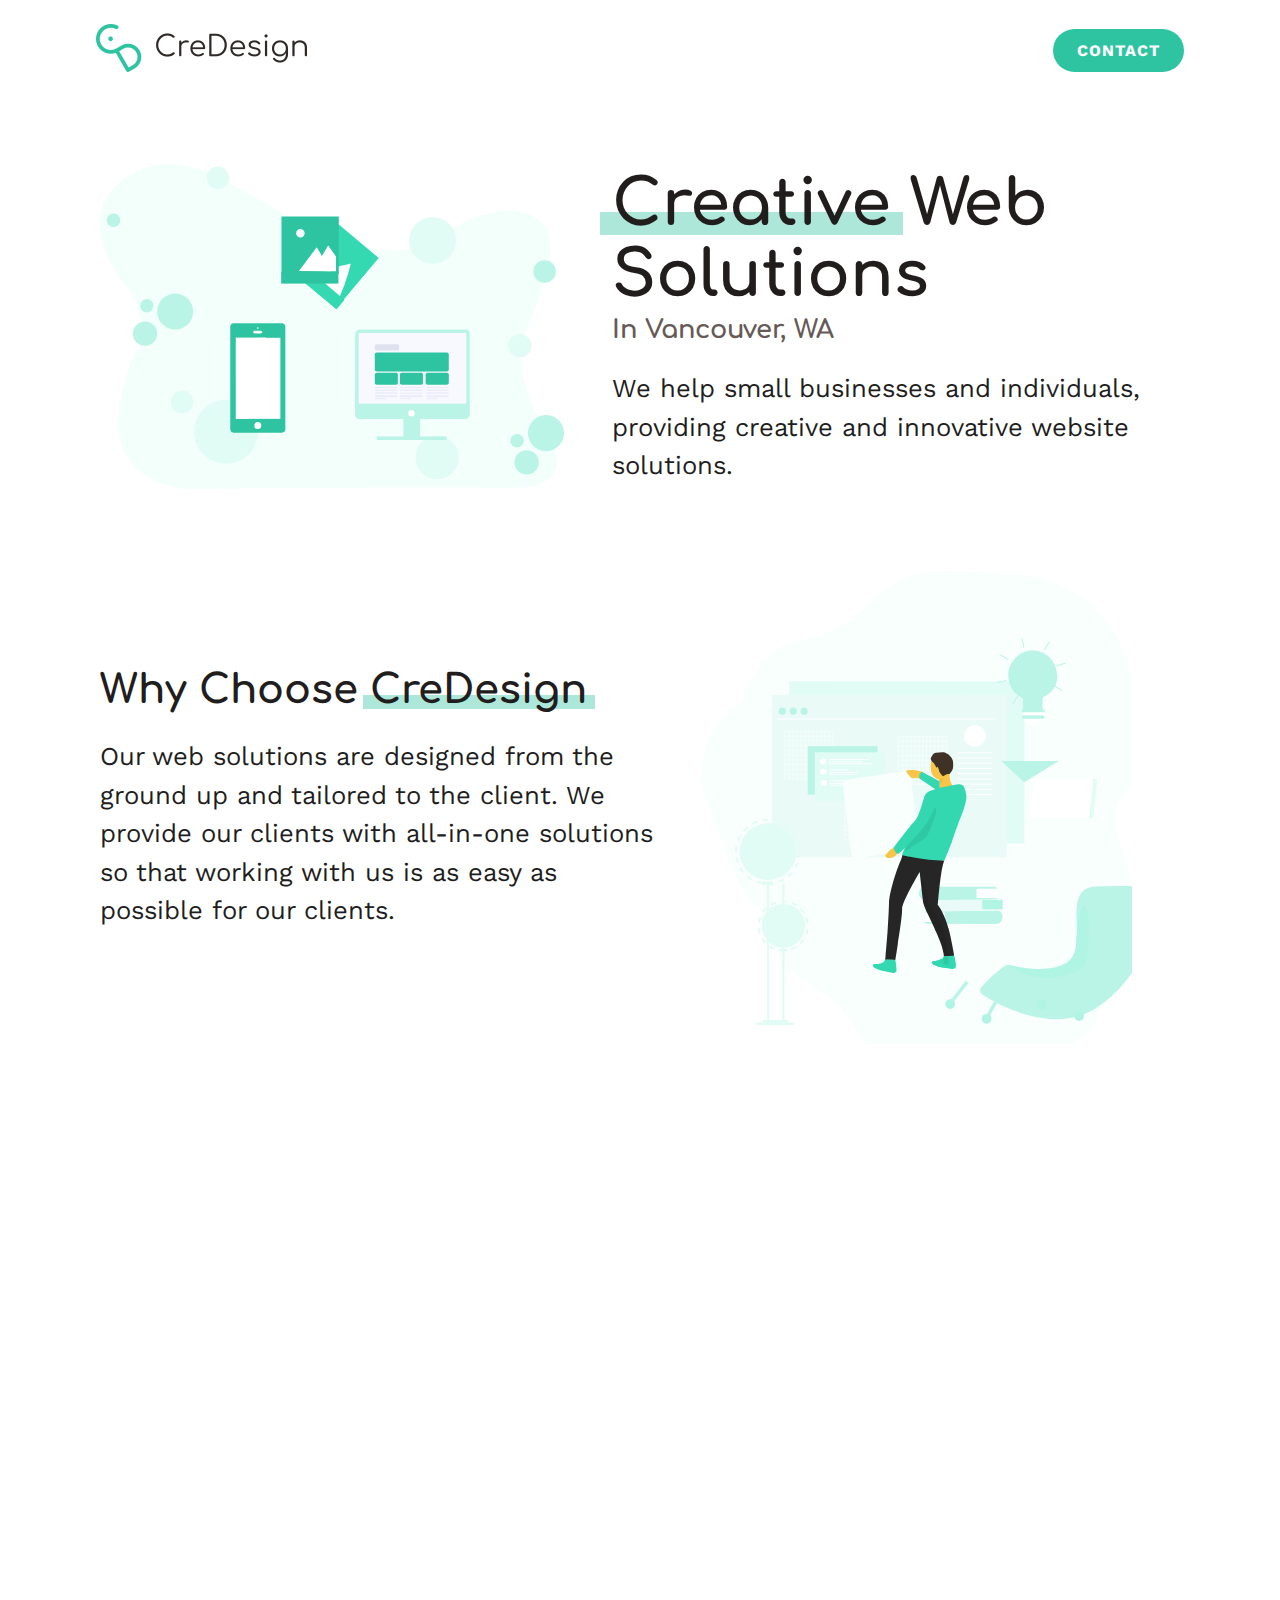
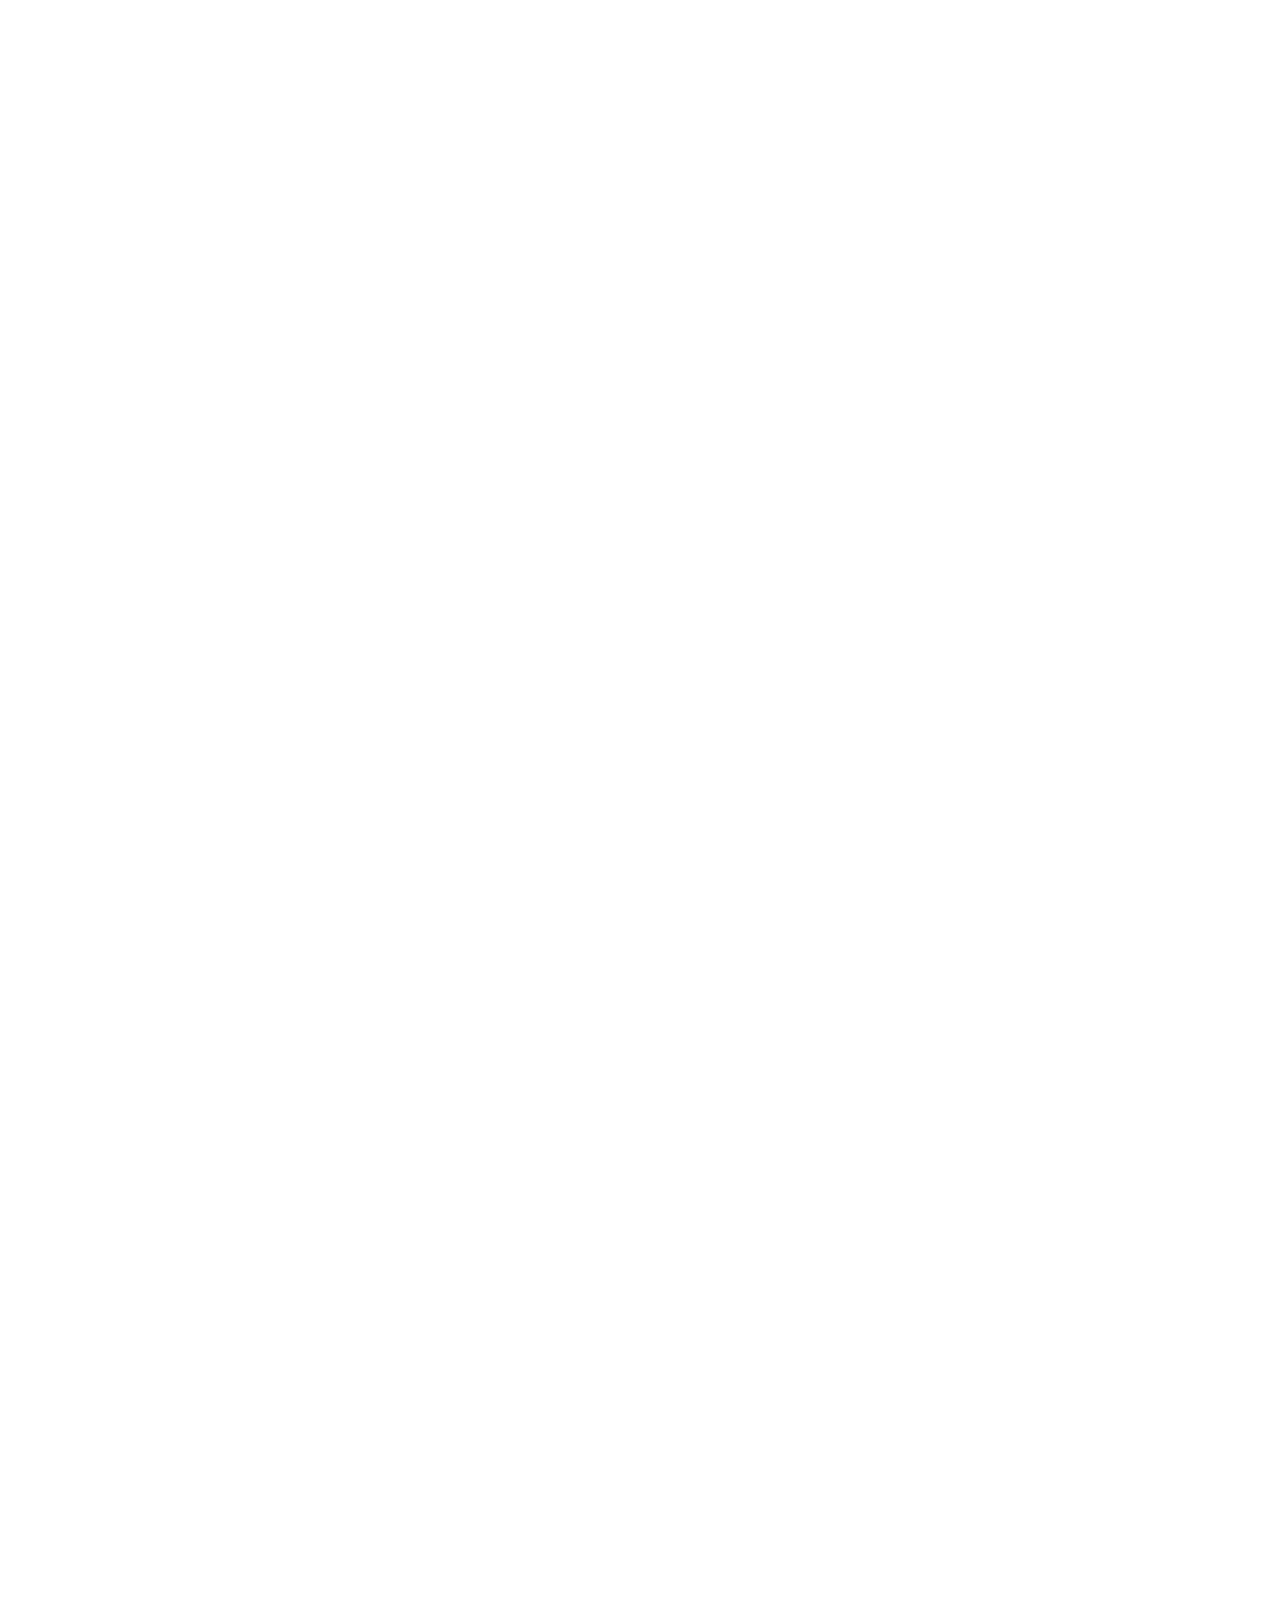
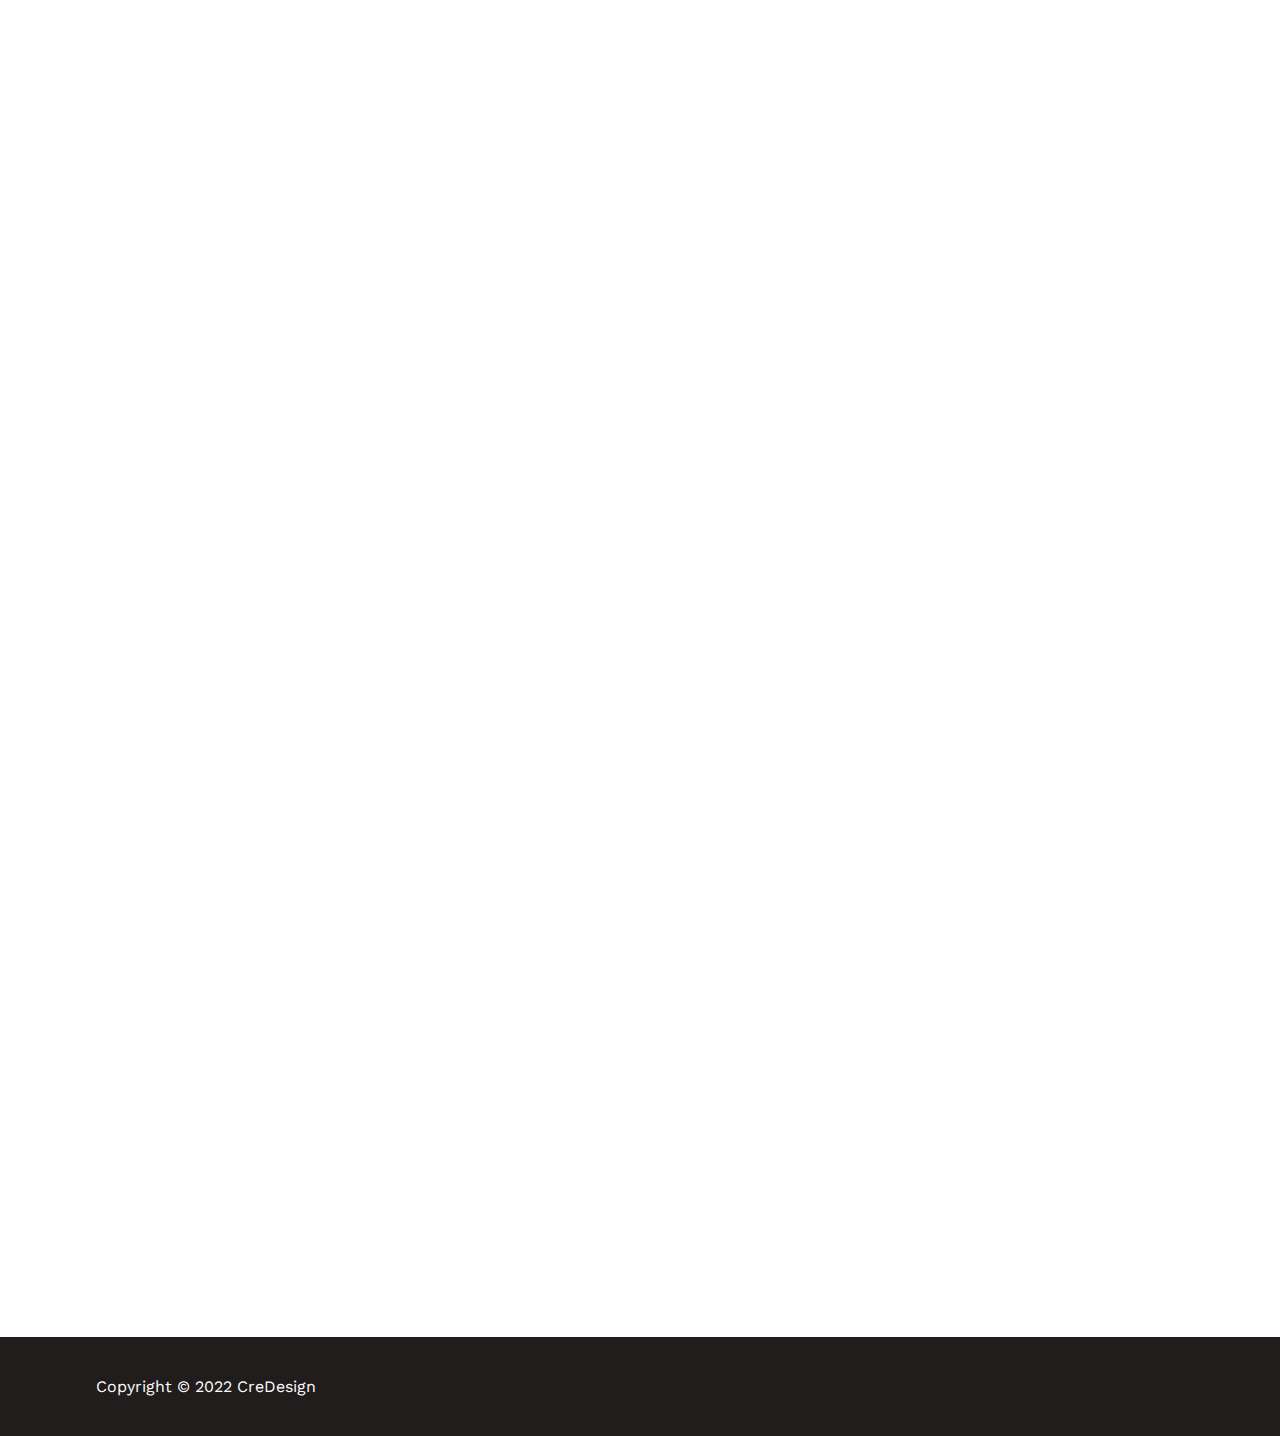
<file: index.html>
<!DOCTYPE html>
<html lang="en">

<head>
    <title>CreDesign - Creative Web Solutions</title>
    <link rel="shortcut icon" href="favicon.ico" type="image/x-icon">
    <link rel="stylesheet" href="css/main.css">
    
    <link rel="preconnect" href="https://fonts.googleapis.com">
    <link rel="preconnect" href="https://fonts.gstatic.com" crossorigin>
    <link href="https://fonts.googleapis.com/css2?family=Comfortaa&family=Work+Sans&display=swap" rel="stylesheet">

    <meta charset="utf-8">
    <meta name="viewport" content="width=device-width,initial-scale=1.0">
    
    <link rel="canonical" href="https://credesign.io"/>
    <meta name="robots" content="all">
    
    <meta property="og:title" content="CreDesign - Creative Web Solutions" />
    <meta name="description"
        content="We help small businesses and individuals, providing creative and innovative website solutions that are designed and tailored to the customer.">
    <meta property="og:description"
        content="We help small businesses and individuals, providing creative and innovative website solutions that are designed and tailored to the customer." />
    <meta property="og:image" content="https://credesign.io/img/site-image.png">
    <meta name="theme-color" content="#2FC4A1">
</head>

<body>
<header class="header">
    <div class="center-wide">
        <div class="branding">
            <a href="/"><img height="48" src="img/logo-text.png" alt="CreDesign"></a>
        </div>
        <nav>
            <a href="#contact" class="button">Contact</a>
        </nav>
    </div>
</header>

<main>
<section class="title">
    <div class="center flex">
        <img src="img/title-image.svg" alt="">
        <div class="text">
            <h1><u>Creative</u> Web Solutions <span class="mini">In Vancouver, WA</span></h1>
            <p>We help small businesses and individuals, providing creative and innovative website solutions.</p>
        </div>
    </div>
</section>

<section class="why">
    <div class="center flex reverse">
        <img src="img/creative.svg" alt="">
        <div class="text">
            <h2>Why Choose <u>CreDesign</u></h2>
            <p>Our web solutions are designed from the ground up and tailored to the client. We provide our clients with all-in-one solutions so that working with us is as easy as possible for our clients.</p>
        </div>
    </div>
</section>

<section class="what">
    <div class="center flex">
        <img src="img/meet.svg" alt="">
        <div class="text">
            <h2><u>What</u> We Offer</h2>
            <ul>
                <li>New <u>branding</u> for your business or organization for the website</li>
                <li>A new or redesigned <u>website</u></li>
                <li><u>Search Engine Optimization</u> to help to improve search rankings for your website</li>
                <li><u>Maintenance</u> and <u>updates</u> for your website</li>
            </ul>
        </div>
    </div>
</section>

<section class="who">
    <div class="center flex reverse">
        <img src="img/office.svg" alt="">
        <div class="text">
            <h2><u>About</u> CreDesign</h2>
            <p>We are a small startup from Vancouver Washington with a passion to innovate the web and provide a superior website service to offer small businesses.</p>
            <p>If you are interested in our services, or have any questions, we would love for you to get in touch with us in the form below.</p>
        </div>
    </div>
</section>

<section class="projects">
    <div class="center">
        <h2><u>Projects</u></h2>
        <article class="sun">
            <h3>Sunspot Digital</h3>
            <div><a href="https://sunspotdigital.com" class="button2" target="_blank">Visit</a></div>
            <a href="https://sunspotdigital.com" target="_blank"><img src="img/porj-sunspot.png" alt="Sunspot Digital Website"></a>
        </article>
        <article class="ace">
            <h3>Pacific Ace</h3>
            <div><a href="https://pacificace.net" class="button2" target="_blank">Visit</a></div>
            <a href="https://pacificace.net" target="_blank"><img src="img/proj-pacificace.png" alt="Pacific Ace Website"></a>
        </article>
        <article class="mona">
            <h3>Mona Lea Ministries</h3>
            <div><a href="https://monaleaministries.com" class="button2" target="_blank">Visit</a></div>
            <a href="https://monaleaministries.com/" target="_blank"><img src="img/proj-mona.png" alt="Mona Lea Ministries Website"></a>
        </article>
    </div>
</section>

<section class="contact" id="contact">
    <div class="center flex">
        <img src="img/contact.svg" alt="">
        <div class="text">
            <h2><u>Get In Touch</u></h2>
            <form id="contactForm" action="https://formspree.io/f/mnqlzdbw" method="post" target="nullFrame">
                <label class="form-label" for="form-name">Name</label><input type="text" id="form-name" name="name" placeholder=""
                    data-ddg-inputtype="identities.fullName">
                <label class="form-label" for="form-email">Email</label><input id="form-email" type="email" name="email"
                    required="true" placeholder="" data-ddg-inputtype="identities.emailAddress" data-ddg-autofill="true"
                    style="background-size: auto 26px !important; background-position: right center !important; background-repeat: no-repeat !important; background-origin: content-box !important; background-image: url(&quot;chrome-extension://bkdgflcldnnnapblkhphbgpggdiikppg/img/logo-small.svg&quot;) !important; transition: background 0s ease 0s !important;">
                <label class="form-label" for="form-message">Message</label><textarea id="form-message" name="message"
                    label="Message" placeholder="" required="true" cols="40" rows="4"></textarea>
                <button type="submit">Send</button>
            </form>
            <iframe id="nullFrame" name="nullFrame" style="display:none"></iframe>
        </div>
    </div>
</section>

</main>

<footer>
    <div class="center-wide">
        Copyright &copy; 2022 CreDesign
    </div>
</footer>


<script>
    let selector = "section > .center > *:not(.text), section .text > *:not(ul), section .text li";
    let sliders = document.querySelectorAll(selector);
    let html = document.querySelector('html');
    window.addEventListener("scroll", sliderise);
    function sliderise(){
        let bottom = window.pageYOffset + window.innerHeight;
        sliders.forEach(slider => {
            let top = slider.offsetTop;
            if (top < bottom - 100) slider.classList.remove("hide");
            if (top > bottom - 75) slider.classList.add("hide");
        })
    }
    sliderise();

    let form = document.querySelector("#contactForm");
    let button = document.querySelector("#contactForm button");
    form.addEventListener("submit", () => {
        button.disabled = true;
        setTimeout(() => {
            let message = document.createElement("div");
            message.textContent = "Sent! We will get in touch soon.";
            message.classList.add("message");
            form.appendChild(message);
        }, 700)
    })
</script>

</body>
</html>
</file>
<file: css/main.css>
html, body {
  margin: 0;
  padding: 0;
  overflow-x: hidden;
}

html {
  scroll-behavior: smooth;
}

body {
  font-family: "Work Sans", Arial, sans-serif;
  color: #211d1c;
  position: relative;
}

* {
  box-sizing: border-box;
}

p {
  line-height: 150%;
}

u {
  position: relative;
  display: inline-block;
  z-index: 5;
  text-decoration: none;
  text-transform: capitalize;
}
u::after {
  content: "";
  position: absolute;
  height: 0.35em;
  left: -0.1875em;
  right: -0.1875em;
  bottom: 0.075em;
  background-color: rgba(47, 196, 161, 0.4);
  z-index: -1;
}

li u:after {
  bottom: 0.2em;
}

h1, h2 {
  font-family: "Comfortaa";
  margin: 0;
}

p {
  margin-bottom: 0;
}

a {
  color: #2FC4A1;
  text-decoration: none;
}
a:hover, a:focus-visible {
  text-decoration: underline;
  outline: none;
}

::selection {
  background: #2FC4A1;
  color: white;
}

.button, .button2, button {
  text-transform: uppercase;
  border: none;
  padding: 0.75rem 1.5rem;
  background: #2FC4A1;
  border-radius: 2rem;
  color: white;
  font-weight: bold;
  transition: background-color 0.2s, box-shadow 0.2s;
  letter-spacing: 1px;
  font-size: inherit;
  text-decoration: none;
}
.button:hover, .button2:hover, button:hover {
  text-decoration: none;
  background-color: #51d5b6;
  cursor: pointer;
  text-decoration: none;
}
.button:focus-visible, .button2:focus-visible, button:focus-visible {
  text-decoration: none;
  text-decoration: none;
  outline: none;
  box-shadow: 0 0 0 3px white, 0 0 0 6px #2FC4A1;
}

.center {
  max-width: 1080px;
  margin: 0 auto;
}

.center-wide {
  max-width: 85%;
  margin: 0 auto;
}

header {
  padding: 1.5rem 0;
}
header .center-wide {
  display: flex;
  justify-content: space-between;
  align-items: center;
}

footer {
  padding: 2.5rem 0;
  margin-top: 8rem;
  background: #211d1c;
  color: white;
}

main > section {
  margin: 4rem 0;
  font-size: 1.6rem;
}
main > section h2 {
  font-size: 2.5rem;
}
main > section .mini {
  display: block;
  font-size: 1.6rem;
  color: #665a57;
  margin-top: 0.25rem;
}
main > section .text {
  width: 55%;
}
main > section ul {
  line-height: 150%;
}
main > section .center.flex {
  display: flex;
  align-items: center;
}
main > section .center.flex.reverse {
  flex-direction: row-reverse;
}
main > section .center.flex img {
  width: 45%;
  margin-right: 3rem;
  pointer-events: none;
  user-select: none;
}

section.title {
  margin-top: 4rem;
}
section.title h1 {
  font-size: 4rem;
}

section.projects article {
  margin-bottom: 4rem;
  --theme-color: #2FC4A1;
}
section.projects article img {
  width: 70%;
  border-radius: 1.5rem;
  box-shadow: 0 0 0 3px var(--theme-color);
  padding: 6px;
  margin-top: 1rem;
}
section.projects article h3 {
  font-size: 2rem;
  margin-bottom: 0;
}
section.projects article .button2 {
  background: var(--theme-color);
}
section.projects article .button2:hover {
  background-color: var(--theme-color);
}
section.projects article .button2:focus-visible {
  box-shadow: 0 0 0 3px white, 0 0 0 6px var(--theme-color);
}
section.projects article.sun {
  --theme-color: #FFE46E;
}
section.projects article.sun .button2 {
  color: #211d1c;
}
section.projects article.ace {
  --theme-color: #78A22E;
}
section.projects article.mona {
  --theme-color: #c9985c;
}

button, .button2 {
  font-size: 1rem;
  margin-top: 1rem;
  border-radius: 0.5rem;
  display: inline-block;
}
button:disabled, .button2:disabled {
  opacity: 0.5;
  background: #2FC4A1 !important;
  box-shadow: none !important;
  cursor: default !important;
}

#contact form {
  font-size: 1.2rem;
}
#contact form input, #contact form textarea {
  display: block;
  margin: 0.5rem 0;
  padding: 0.5rem 1rem;
  border-radius: 0.5rem;
  border: 2px solid #a69996;
  font-size: inherit;
  resize: none;
  transition: box-shadow 0.2s;
  font-family: inherit;
  max-width: 100%;
}
#contact form input:focus, #contact form input:focus-visible, #contact form textarea:focus, #contact form textarea:focus-visible {
  outline: none;
  border-color: #211d1c;
  box-shadow: 0 0 0 3px white, 0 0 0 6px #2FC4A1;
}
#contact form textarea {
  padding: 1rem;
}
#contact form label {
  display: block;
  margin: 0.5rem 0;
  margin-top: 1rem;
  user-select: none;
}
#contact form .message {
  display: block;
  color: #211d1c;
  font-size: 1.5rem;
  margin-top: 1rem;
}

section .center > *, section .text > *, section .text li {
  transition: opacity 0.5s ease, transform 0.5s ease;
}

.hide {
  opacity: 0;
  transform: translateY(1.5rem);
}

@media only screen and (max-width: 1000px) {
  main > section {
    font-size: 1.2rem;
  }
  main > section .center {
    max-width: 90%;
  }
  main > section .center.flex {
    display: block;
  }
  main > section .center.flex > *, main > section .center.flex img {
    width: 100%;
  }
  main > section .center.flex img {
    max-height: 300px;
  }
  main > section h2 {
    font-size: 2rem;
  }
  section.title h1 {
    font-size: 3rem;
  }
  section.title {
    margin-top: 0;
  }
  footer {
    margin-top: 0;
  }
  section.projects article img {
    width: 100%;
  }
}
@media only screen and (max-width: 500px) {
  header nav .button {
    display: none;
  }
}

/*# sourceMappingURL=main.css.map */
</file>
